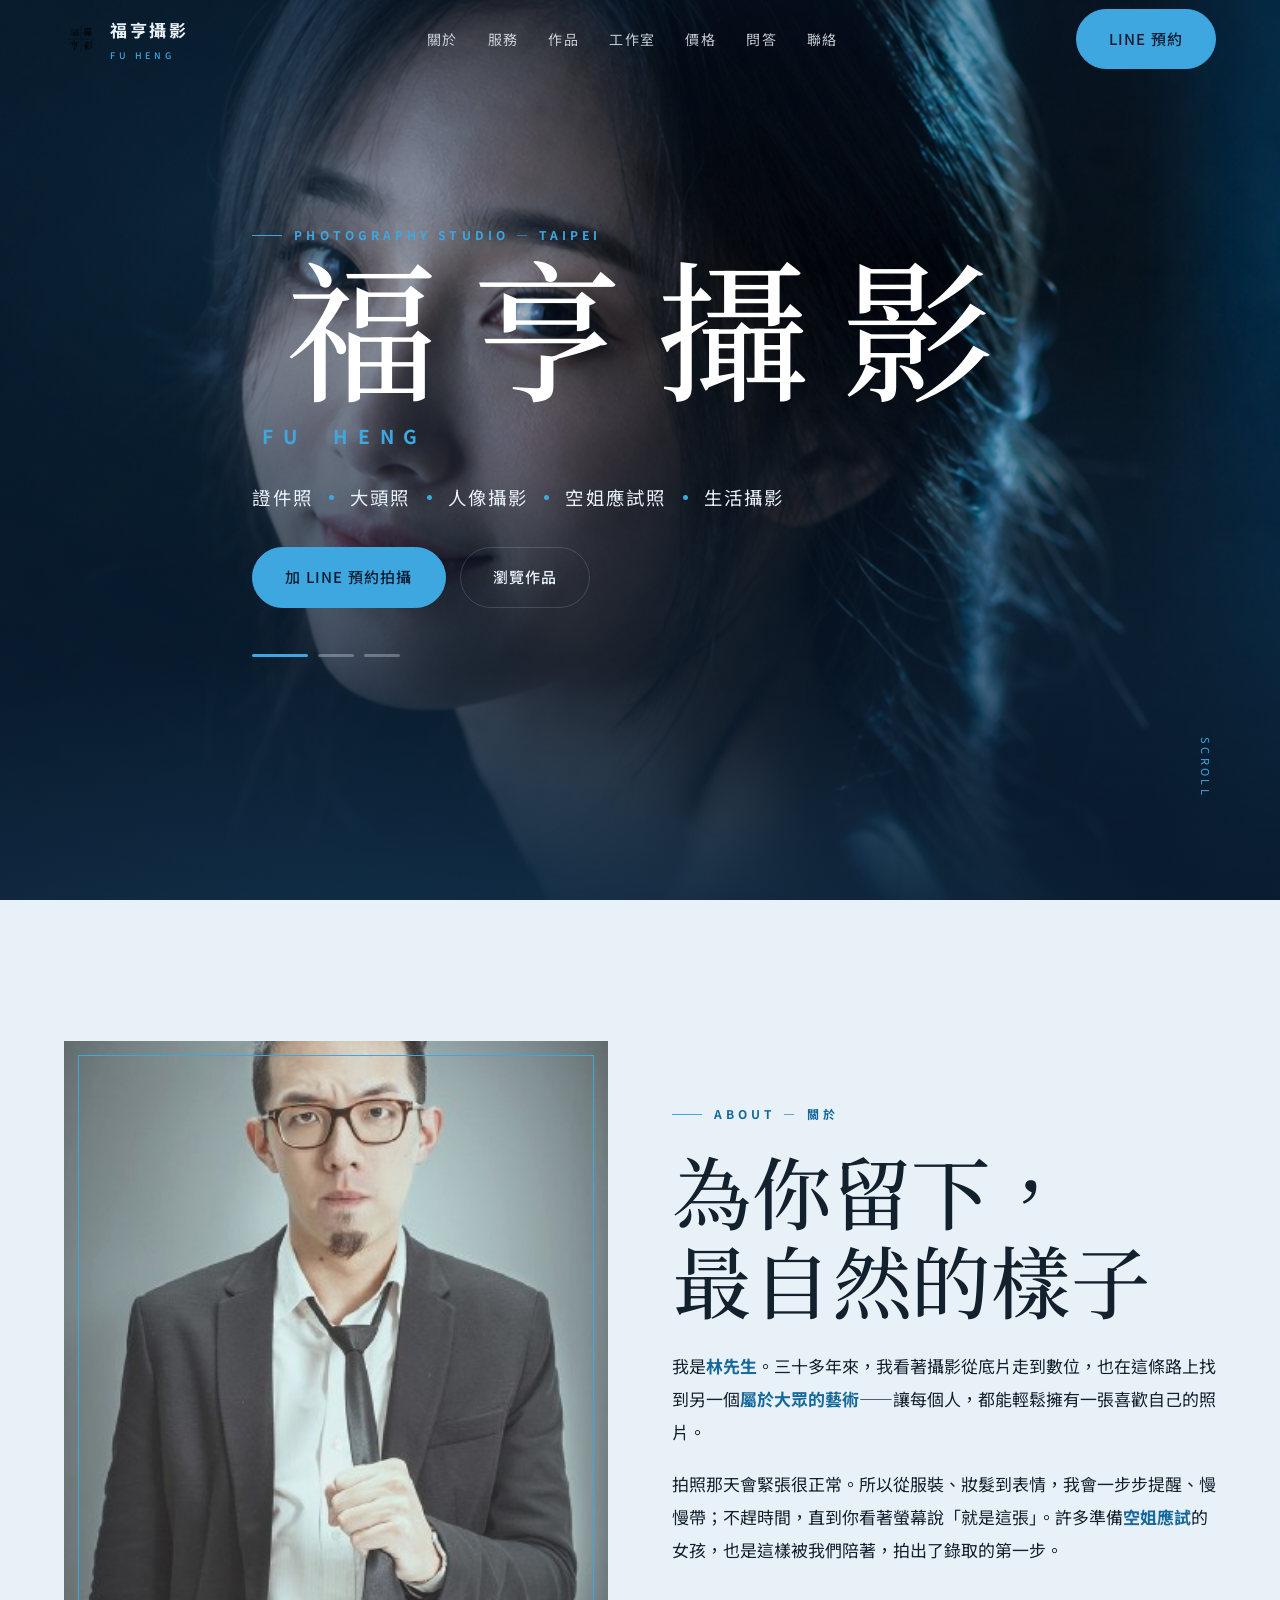
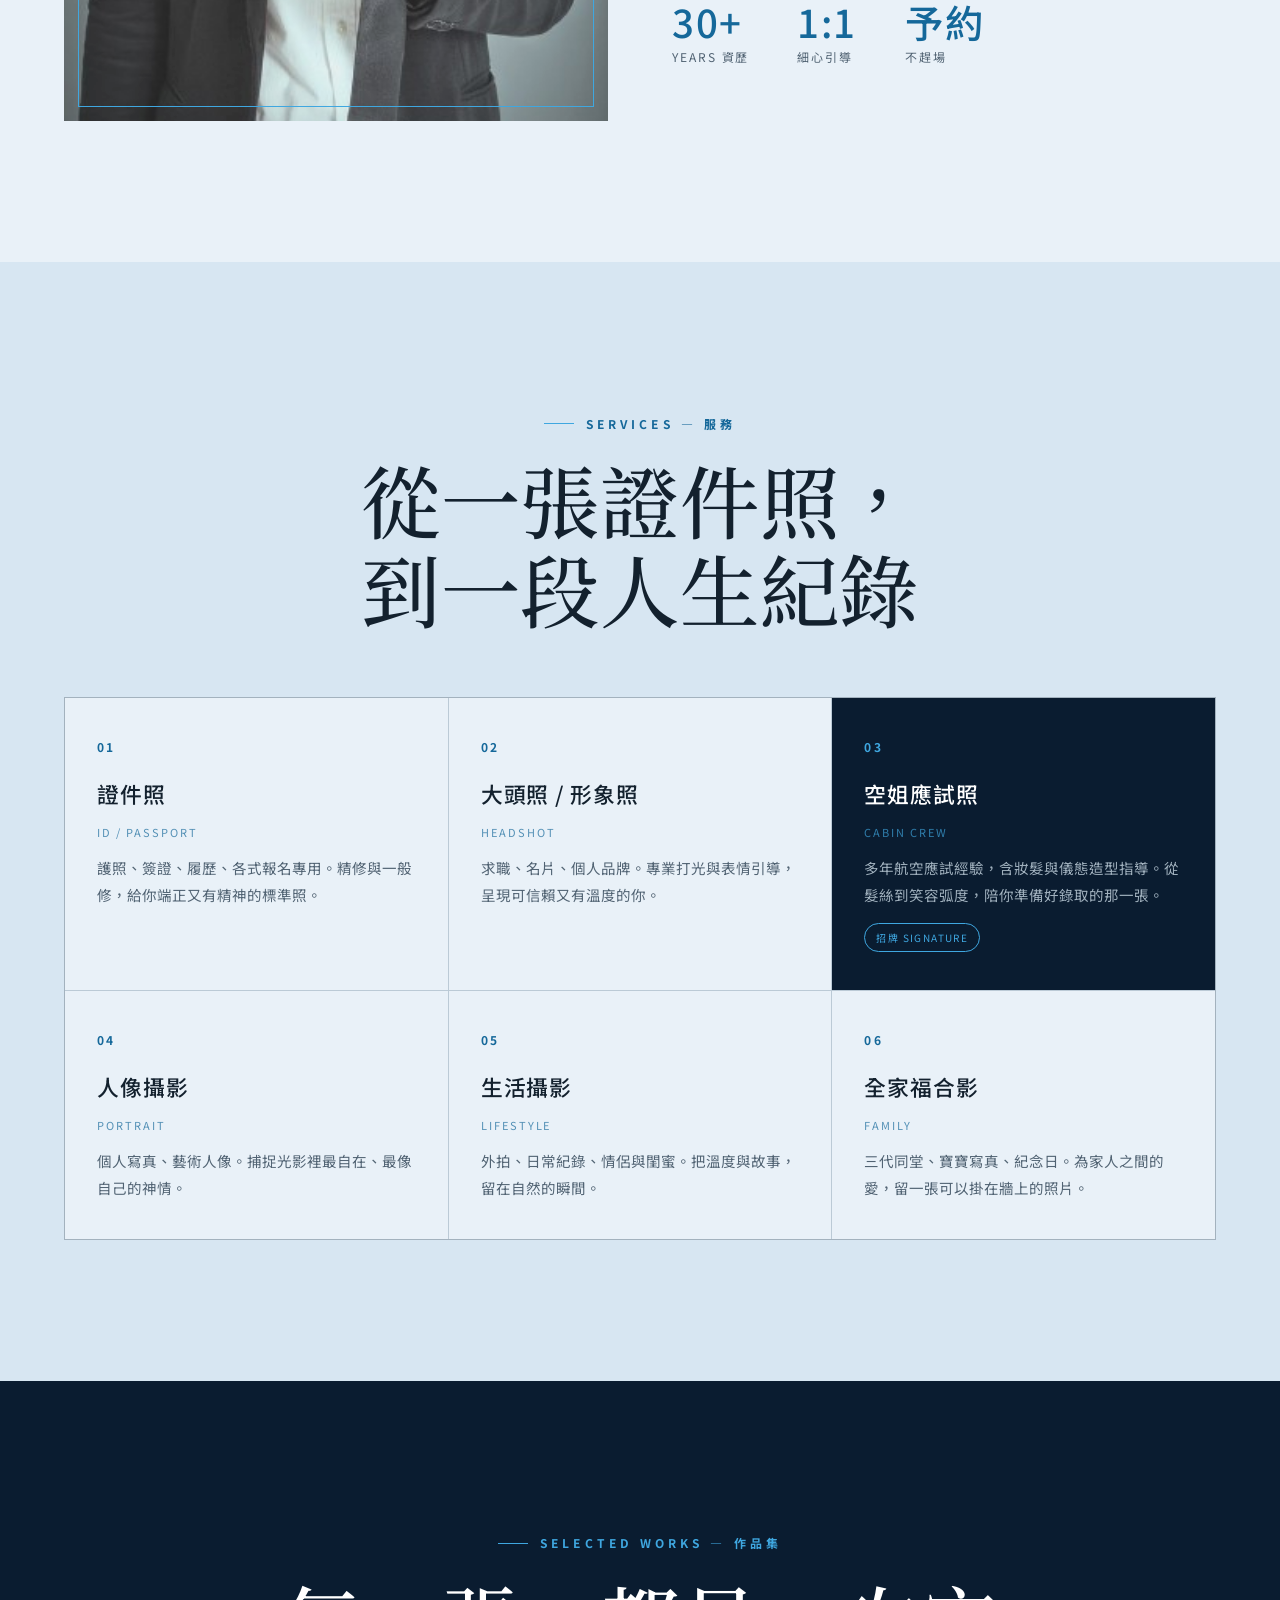
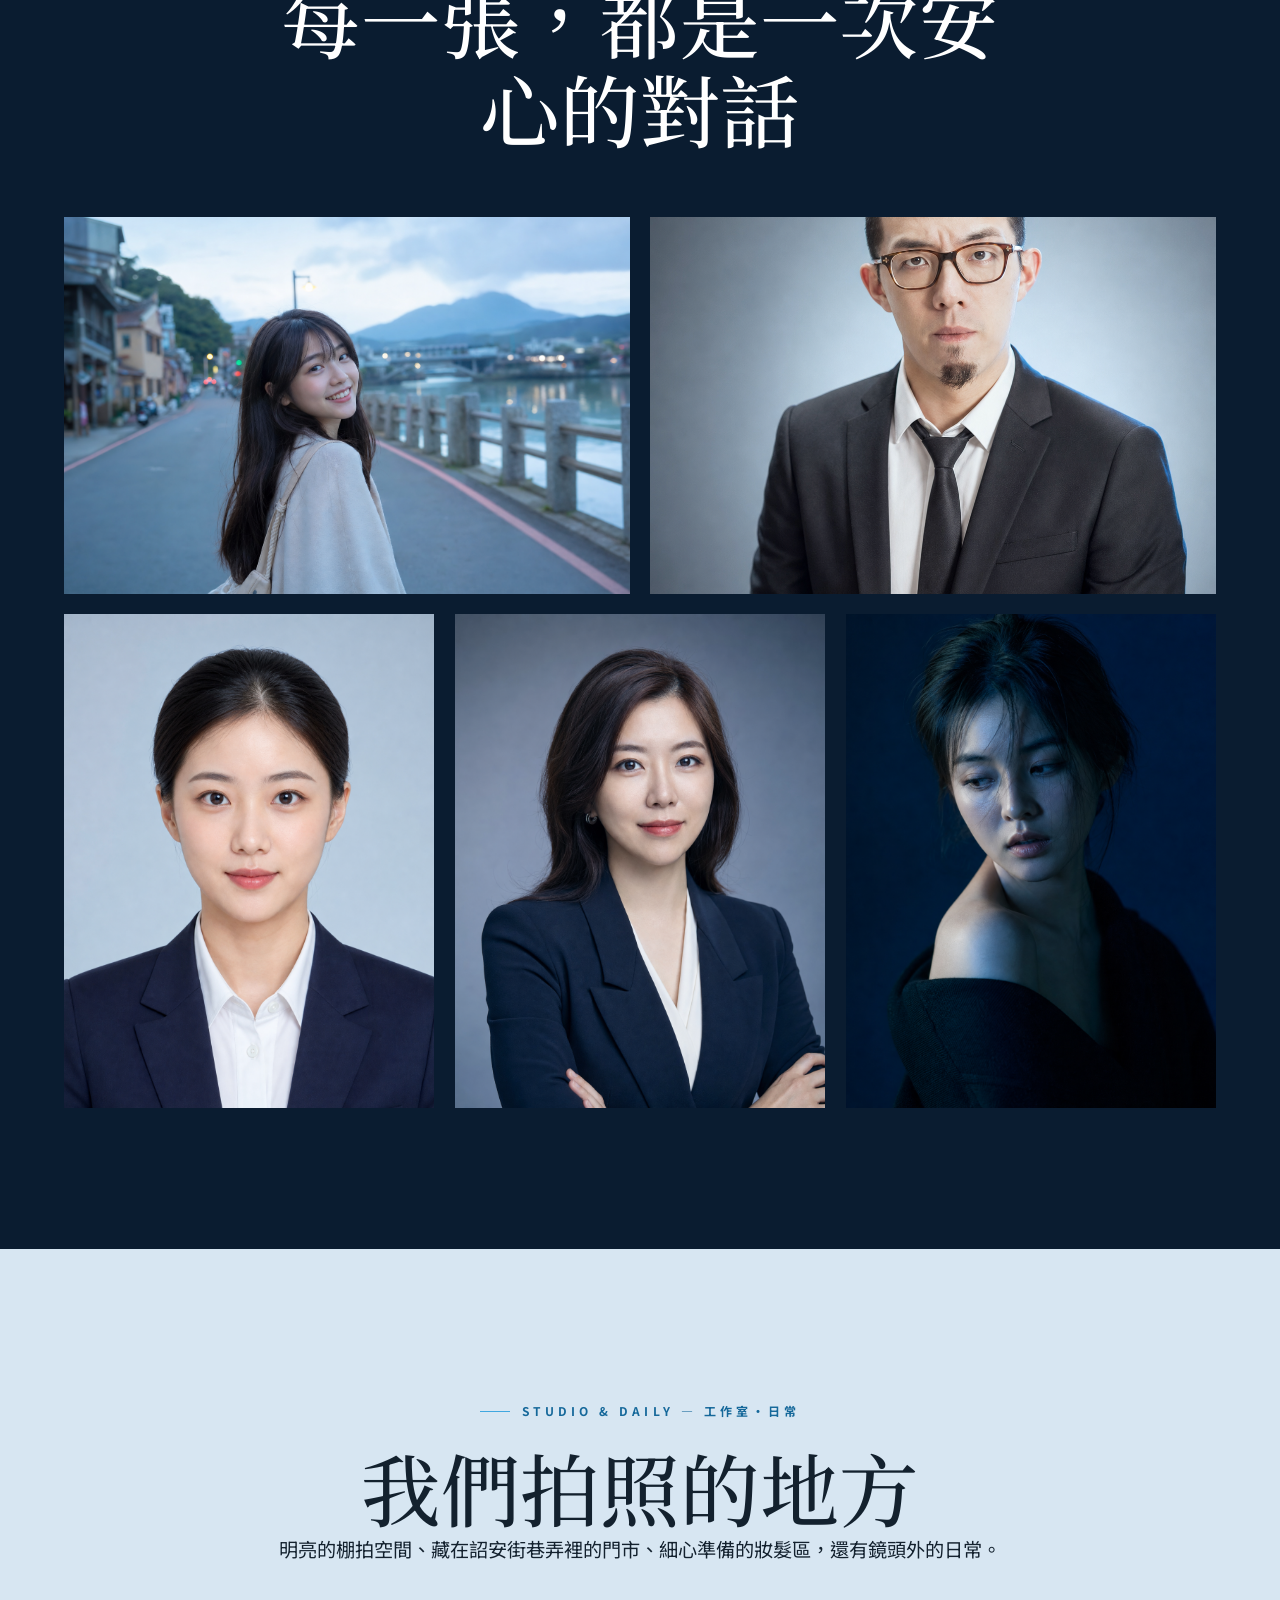
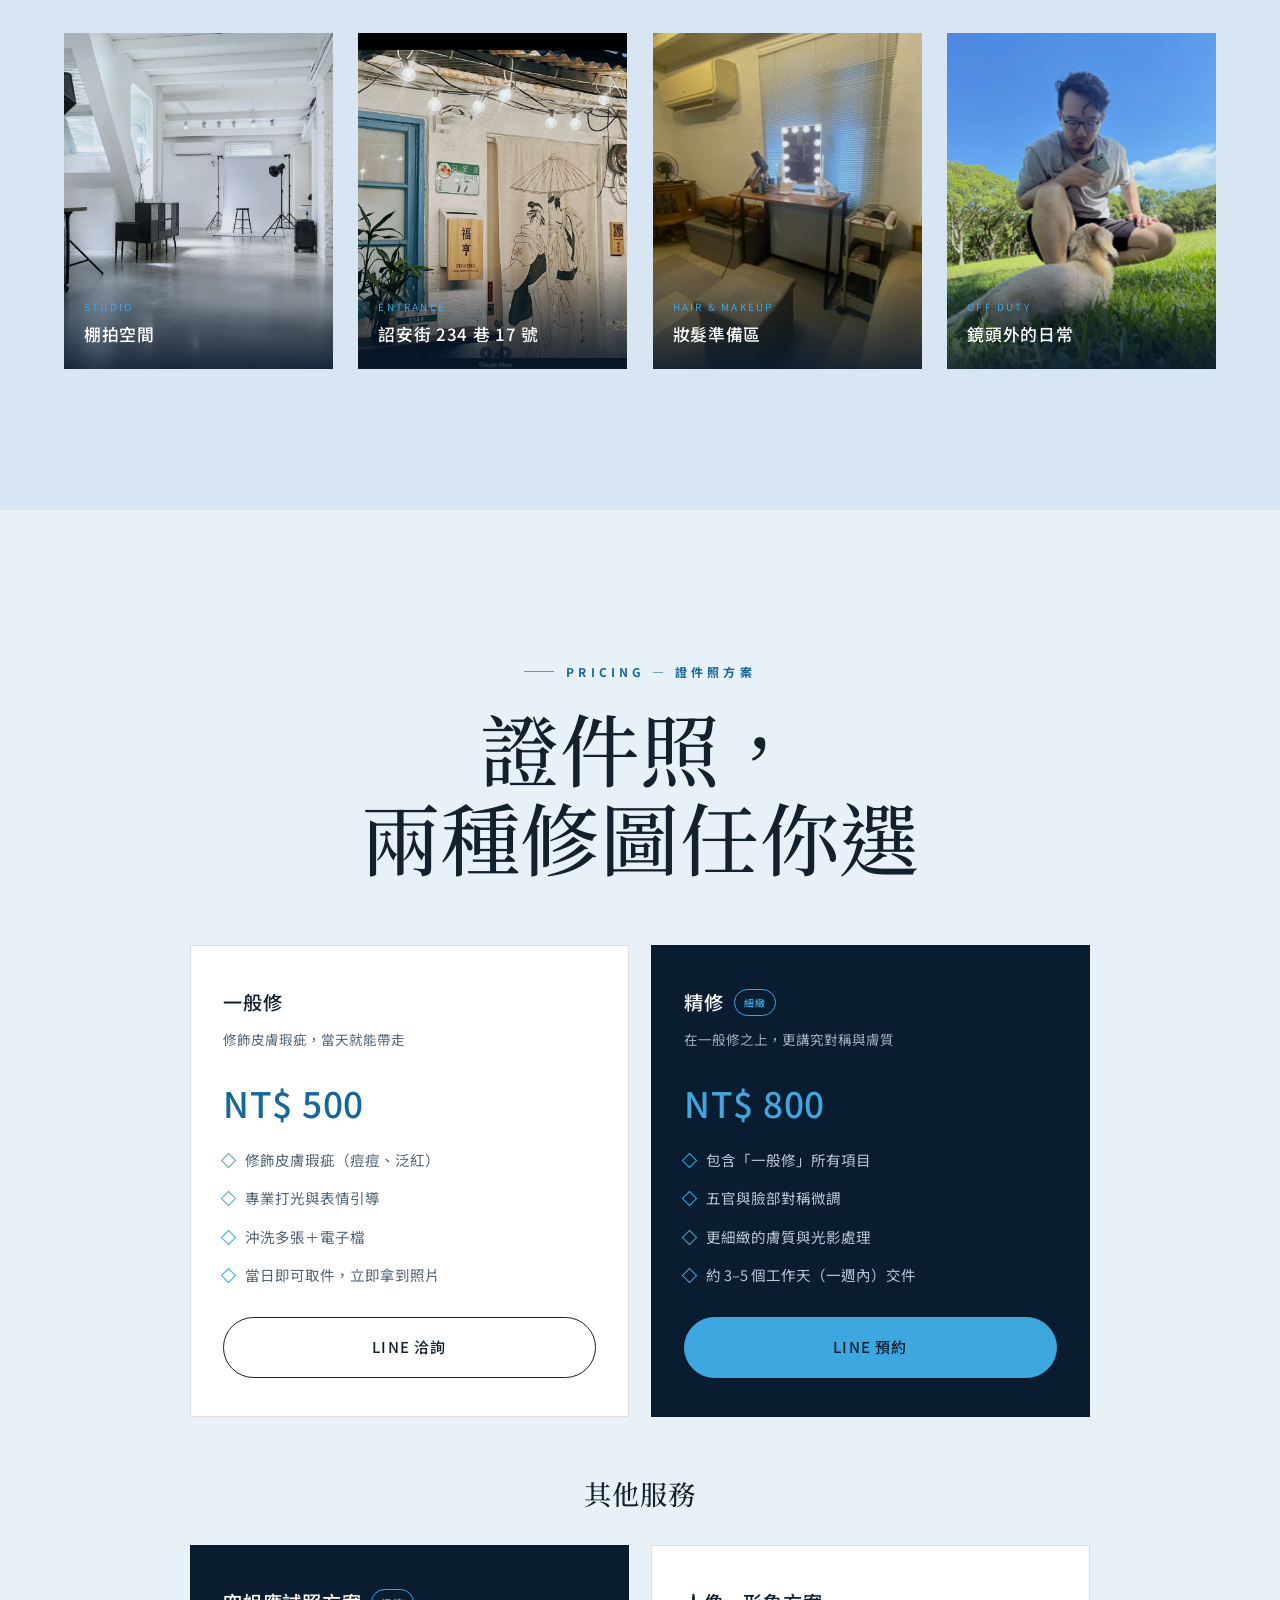
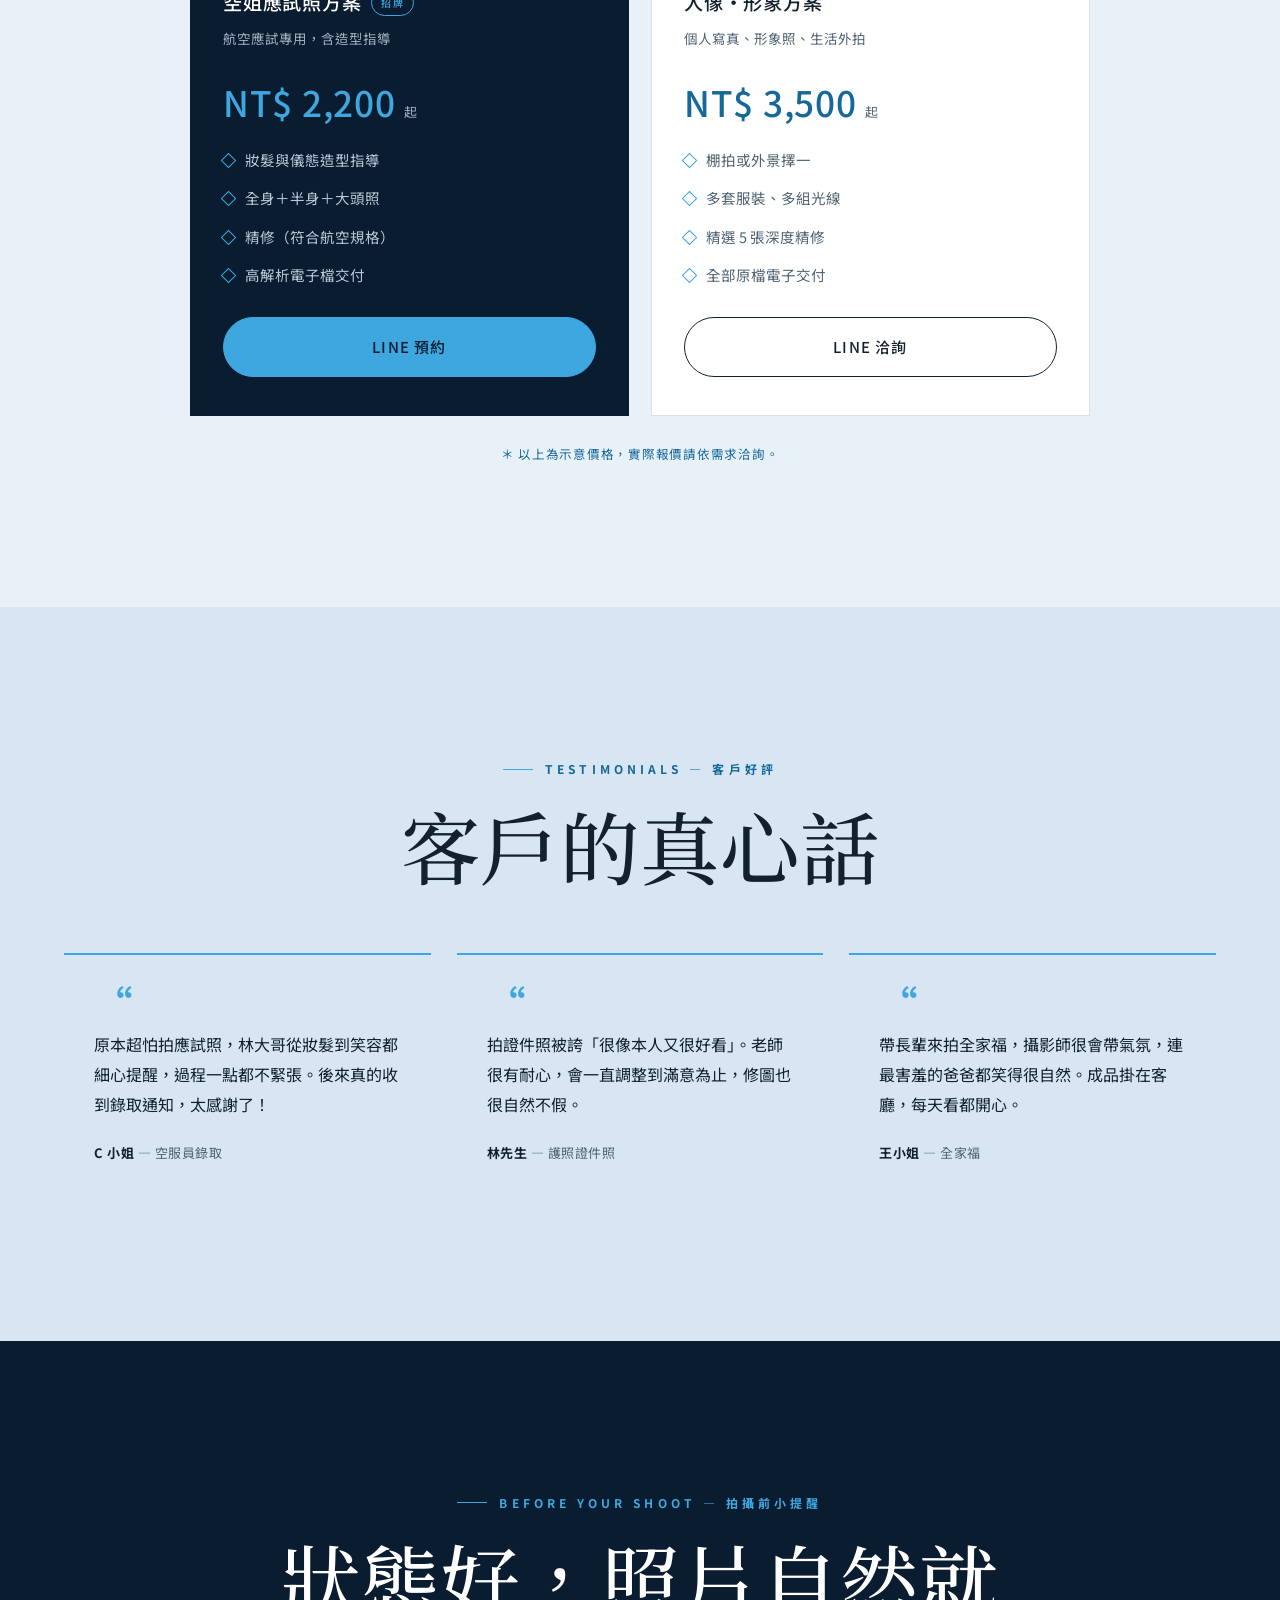
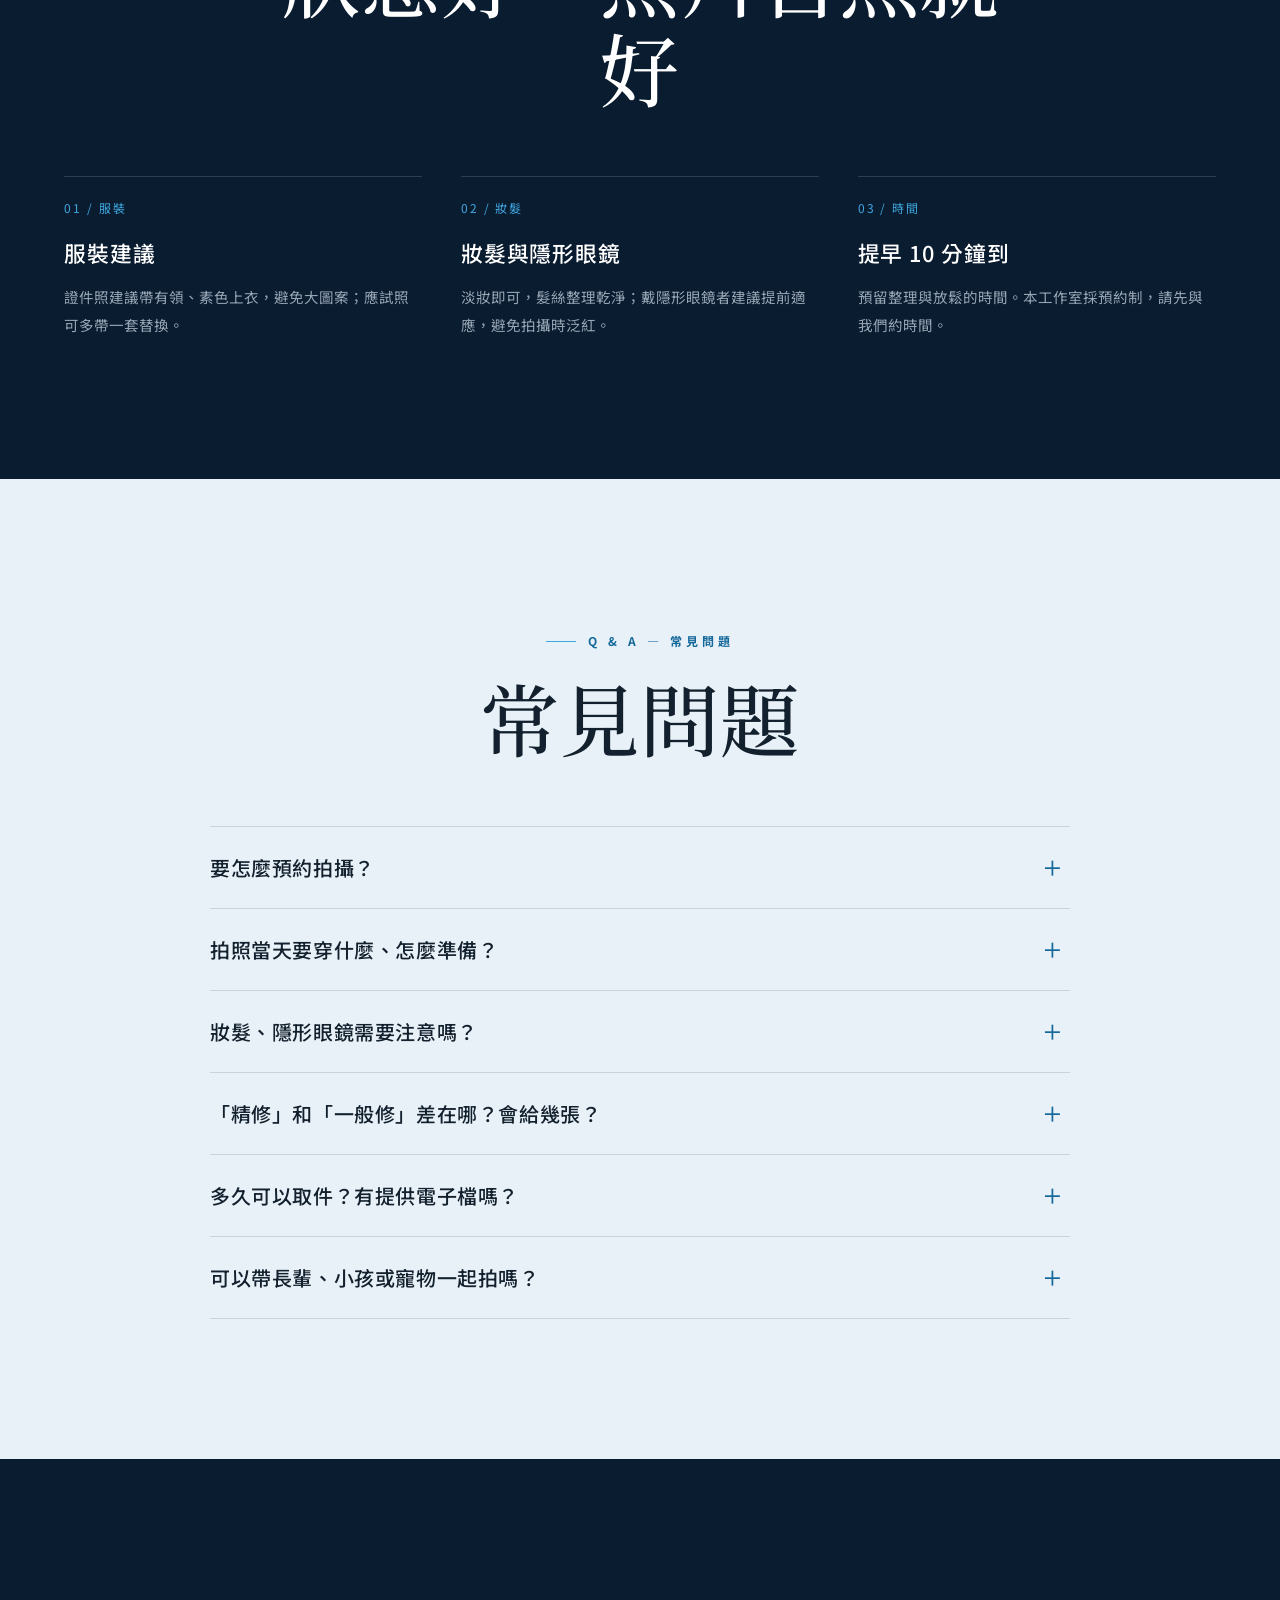
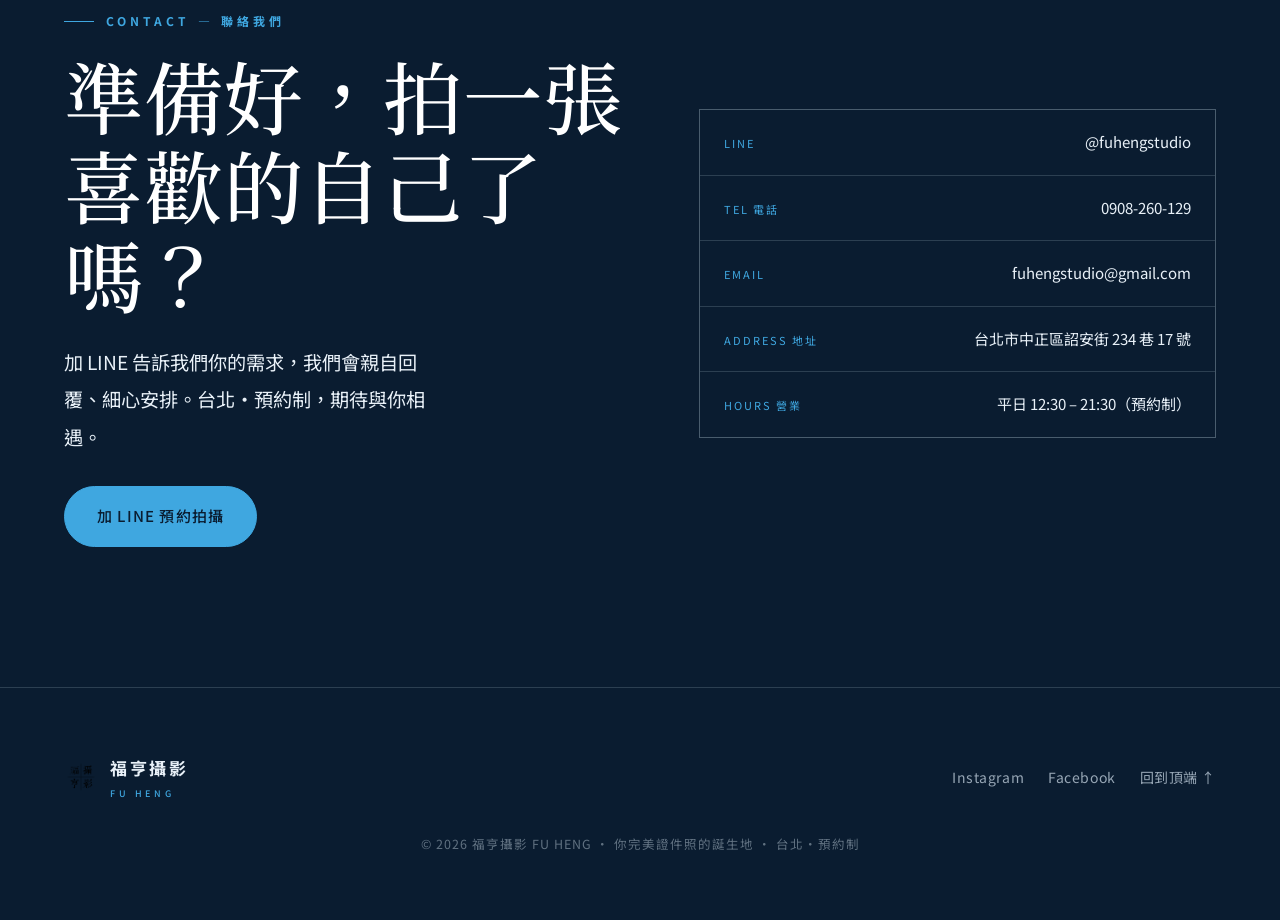
<file: index.html>
<!doctype html>
<html lang="zh-Hant">
<head>
<meta charset="utf-8">
<meta name="viewport" content="width=device-width, initial-scale=1">
<title>福亨攝影 FU HENG｜證件照・大頭照・人像・空姐應試照</title>
<meta name="description" content="福亨攝影 FU HENG — 台北．三十年經驗的攝影工作室。證件照、大頭照、人像與生活攝影，尤以空姐應試照口碑著稱。細膩、溫暖、以人為本。">
<link rel="preconnect" href="https://fonts.googleapis.com">
<link rel="preconnect" href="https://fonts.gstatic.com" crossorigin>
<link href="https://fonts.googleapis.com/css2?family=Noto+Serif+TC:wght@300;400;500;600;700&family=Noto+Sans+TC:wght@300;400;500;700&display=swap" rel="stylesheet">
<style>
  :root{
    /* token names kept; values swapped brown→sky-blue */
    --navy:#0A1C30;
    --navy-2:#12304C;
    --navy-3:#1C4A72;
    --cream:#E9F1F8;
    --cream-2:#D7E6F2;
    --ink:#13212E;
    --ink-soft:#516373;
    --gold:#3FA7E0;
    --gold-deep:#15689A;
    --gold-soft:#BBE0F6;
    --white:#ffffff;
    --line-d:rgba(224,239,250,.16);
    --line-l:rgba(19,33,46,.14);
    --sans:"Noto Sans TC",sans-serif;
    --serif:"Noto Serif TC",serif;
    --maxw:1280px;
    --pad:clamp(20px,5vw,64px);
    --ease:cubic-bezier(.22,.61,.36,1);
  }
  *{box-sizing:border-box;margin:0;padding:0}
  html{scroll-behavior:smooth;overflow-x:hidden}
  body{background:var(--cream);color:var(--ink);font-family:var(--sans);font-size:16px;line-height:1.9;font-weight:400;-webkit-font-smoothing:antialiased}
  img{max-width:100%;display:block;height:auto}
  a{color:inherit;text-decoration:none}
  ul{list-style:none}
  ::selection{background:var(--gold);color:var(--navy)}
  :focus-visible{outline:2px solid var(--gold);outline-offset:3px}
  .wrap{max-width:var(--maxw);margin-inline:auto;padding-inline:var(--pad)}
  section{padding-block:clamp(80px,11vw,150px)}

  .eyebrow{font-size:12px;font-weight:700;letter-spacing:.34em;text-transform:uppercase;color:var(--gold-deep);display:inline-flex;align-items:center;gap:12px}
  .eyebrow::before{content:"";width:30px;height:1px;background:var(--gold)}
  .on-navy .eyebrow,.eyebrow.light{color:var(--gold)}
  h2{font-family:var(--serif);font-size:clamp(2.4rem,6.2vw,5.2rem);font-weight:500;letter-spacing:.01em;line-height:1.12}
  h3{font-size:clamp(1.15rem,1.7vw,1.4rem);font-weight:500;letter-spacing:.04em}
  p{color:var(--ink-soft)}
  .lead{font-size:clamp(1.05rem,1.5vw,1.28rem);line-height:1.95;color:var(--ink);font-weight:400}

  .btn{display:inline-flex;align-items:center;gap:.6em;font-family:var(--sans);font-size:15px;font-weight:500;letter-spacing:.08em;
    padding:15px 32px;border-radius:999px;border:1px solid var(--gold);background:var(--gold);color:var(--navy);
    cursor:pointer;transition:background .5s var(--ease),color .5s var(--ease),transform .5s var(--ease),border-color .5s var(--ease)}
  .btn:hover{background:transparent;color:var(--gold);transform:translateY(-2px)}
  .btn.ghost{background:transparent;color:var(--ink)}
  .btn.ghost.light{color:var(--cream);border-color:var(--line-d)}
  .btn.ghost:hover{border-color:var(--gold);color:var(--gold)}

  /* Header */
  header{position:fixed;inset:0 0 auto 0;z-index:100;transition:background .6s var(--ease),border-color .6s var(--ease)}
  header{border-bottom:1px solid transparent}
  header.scrolled{background:rgba(10,28,48,.9);backdrop-filter:blur(12px);border-bottom-color:var(--line-d)}
  .nav{display:flex;align-items:center;justify-content:space-between;height:78px;gap:24px}
  .brand{display:flex;align-items:center;gap:12px;color:var(--cream);font-weight:700;font-size:17px;letter-spacing:.16em}
  .brand img{width:34px;height:34px;object-fit:contain}
  .brand small{display:block;font-size:9px;letter-spacing:.4em;color:var(--gold);font-weight:500}
  .nav-links{display:flex;align-items:center;gap:30px}
  .nav-links a{font-size:14px;letter-spacing:.1em;color:var(--cream);opacity:.82;transition:opacity .3s,color .3s;position:relative}
  .nav-links a:hover{opacity:1;color:var(--gold)}
  .hamburger{display:none;background:none;border:0;width:44px;height:44px;cursor:pointer}
  .hamburger span{display:block;width:24px;height:1.6px;background:var(--cream);margin:5px auto;transition:.3s}

  #mobilenav{position:fixed;inset:0;z-index:99;background:var(--navy);display:flex;flex-direction:column;justify-content:center;gap:4px;padding:0 var(--pad);opacity:0;visibility:hidden;transition:opacity .4s,visibility .4s}
  #mobilenav.open{opacity:1;visibility:visible}
  #mobilenav a{font-size:1.7rem;font-weight:500;letter-spacing:.1em;color:var(--cream);padding:12px 0;border-bottom:1px solid var(--line-d)}
  #mobilenav .btn{margin-top:26px;align-self:flex-start}

  /* Hero — theatrical full-bleed */
  .hero{position:relative;min-height:100vh;min-height:100svh;display:flex;align-items:flex-end;background:var(--navy);overflow:hidden}
  .hero-bg{position:absolute;inset:0;z-index:0;overflow:hidden;background:var(--navy)}
  .hero-carousel{position:absolute;inset:0}
  .slide{position:absolute;inset:0;opacity:0;transition:opacity 1.6s var(--ease)}
  .slide.is-active{opacity:1}
  .slide img{width:100%;height:100%;object-fit:cover;object-position:center 20%}
  .slide.is-active img{animation:kenburns 7s ease-out both}
  @keyframes kenburns{0%{transform:scale(1.05)}100%{transform:scale(1.17)}}
  .hero-cloud{position:absolute;inset:-12%;z-index:1;pointer-events:none;mix-blend-mode:screen;opacity:.5;
    background:radial-gradient(42% 52% at 22% 28%,rgba(63,167,224,.30),transparent 62%),
      radial-gradient(48% 58% at 80% 72%,rgba(28,74,114,.55),transparent 62%);
    animation:cloud 34s ease-in-out infinite alternate}
  @keyframes cloud{0%{transform:translate(-3%,-2%) scale(1)}100%{transform:translate(3%,3%) scale(1.14)}}
  .hero-bg::after{content:"";position:absolute;inset:0;z-index:2;background:
    linear-gradient(180deg,rgba(10,28,48,.42) 0%,rgba(10,28,48,.08) 30%,rgba(10,28,48,.5) 66%,rgba(10,28,48,.95) 100%),
    linear-gradient(75deg,rgba(10,28,48,.72) 0%,rgba(10,28,48,.3) 34%,transparent 60%)}
  .hero-bg::before{content:"";position:absolute;inset:0;z-index:3;
    background:radial-gradient(120% 80% at 28% 120%,rgba(63,167,224,.20),transparent 60%)}
  .hero-content{position:relative;z-index:4;padding-bottom:clamp(54px,8vw,110px);color:var(--cream);max-width:920px}
  .hero-dots{display:flex;gap:10px;margin-top:clamp(30px,4vw,46px)}
  .hero-dots .dot{width:36px;height:3px;border-radius:3px;background:rgba(224,239,250,.32);border:0;padding:0;cursor:pointer;transition:background .4s var(--ease),width .4s var(--ease)}
  .hero-dots .dot.is-active{background:var(--gold);width:56px}
  .hero-dots .dot:hover{background:var(--gold-soft)}
  .hero .title{font-family:var(--serif);font-weight:500;letter-spacing:.22em;line-height:1.02;font-size:clamp(3.4rem,12.5vw,9.5rem);color:var(--white);text-indent:.22em}
  .hero .title-en{font-family:var(--sans);font-weight:700;letter-spacing:.5em;font-size:clamp(.85rem,2vw,1.2rem);color:var(--gold);text-indent:.5em;margin-top:16px}
  .hero .roles{display:flex;flex-wrap:wrap;gap:10px 0;margin:26px 0 32px;font-size:clamp(.95rem,1.6vw,1.15rem);letter-spacing:.12em;color:var(--cream)}
  .hero .roles span{display:inline-flex;align-items:center}
  .hero .roles span:not(:last-child)::after{content:"";width:5px;height:5px;border-radius:50%;background:var(--gold);margin:0 16px}
  .hero-cta{display:flex;gap:14px;flex-wrap:wrap}
  .scroll-hint{position:absolute;right:var(--pad);bottom:clamp(54px,8vw,110px);z-index:2;writing-mode:vertical-rl;
    letter-spacing:.3em;font-size:11px;color:var(--gold);text-transform:uppercase}

  /* Section heads */
  .head{max-width:760px;margin-bottom:clamp(44px,5vw,72px)}
  .head h2{margin-top:20px}
  .head.center{margin-inline:auto;text-align:center}
  .head.center .eyebrow{justify-content:center}

  /* sections on navy */
  .on-navy{background:var(--navy);color:var(--cream)}
  .on-navy h2{color:var(--white)}
  .on-navy p{color:rgba(224,239,250,.66)}
  .on-cream-2{background:var(--cream-2)}

  /* About */
  .about-grid{display:grid;grid-template-columns:1fr 1fr;gap:clamp(34px,5vw,76px);align-items:center}
  .about-figure{position:relative}
  .about-figure img{width:100%;aspect-ratio:4/5;object-fit:cover}
  .about-figure .frame{position:absolute;inset:14px;border:1px solid var(--gold);pointer-events:none}
  .about-figure img.cool{filter:saturate(.92) brightness(1.04) contrast(1.02)}
  /* Studio gallery */
  .studio-grid{display:grid;grid-template-columns:repeat(4,1fr);gap:clamp(16px,2vw,26px)}
  .studio-fig{position:relative;overflow:hidden}
  .studio-fig img{width:100%;aspect-ratio:4/5;object-fit:cover;transition:transform .8s var(--ease)}
  .studio-fig:hover img{transform:scale(1.05)}
  .studio-fig::after{content:"";position:absolute;inset:0;z-index:1;pointer-events:none;
    background:linear-gradient(180deg,rgba(63,167,224,.10),rgba(10,28,48,.16));mix-blend-mode:multiply}
  .studio-fig figcaption{position:absolute;left:0;right:0;bottom:0;z-index:2;padding:32px 20px 18px;color:var(--cream);
    background:linear-gradient(transparent,rgba(10,28,48,.86))}
  .studio-fig figcaption .en{display:block;font-size:10px;letter-spacing:.22em;text-transform:uppercase;color:var(--gold);margin-bottom:3px}
  .studio-fig figcaption h3{font-size:1.05rem;color:#fff;font-weight:500}
  @media(max-width:1024px){.studio-grid{grid-template-columns:repeat(2,1fr)}}
  @media(max-width:560px){.studio-grid{grid-template-columns:1fr;max-width:460px;margin-inline:auto}}
  .about-body p{font-size:1.06rem;line-height:1.95;color:var(--ink);margin-bottom:18px}
  .about-body .b{color:var(--gold-deep);font-weight:700}
  .stat-row{display:flex;gap:48px;margin-top:36px;flex-wrap:wrap}
  .stat .n{font-size:2.4rem;font-weight:500;color:var(--gold-deep);letter-spacing:.04em;line-height:1}
  .stat .l{font-size:12px;letter-spacing:.16em;text-transform:uppercase;color:var(--ink-soft);margin-top:6px}

  /* Services */
  .svc-grid{display:grid;grid-template-columns:repeat(3,1fr);gap:1px;background:var(--line-l);border:1px solid var(--line-l)}
  .svc{background:var(--cream);padding:38px 32px;transition:background .5s var(--ease)}
  .svc:hover{background:var(--white)}
  .svc .num{font-size:12px;letter-spacing:.2em;color:var(--gold-deep);font-weight:700}
  .svc h3{margin:14px 0 8px}
  .svc .en{font-size:11px;letter-spacing:.18em;text-transform:uppercase;color:var(--gold-deep);opacity:.7}
  .svc p{font-size:14.5px;line-height:1.85;margin-top:12px}
  .svc.feature{background:var(--navy);color:var(--cream)}
  .svc.feature h3{color:var(--white)}
  .svc.feature p{color:rgba(224,239,250,.7)}
  .svc.feature .num,.svc.feature .en{color:var(--gold)}
  .svc .badge{display:inline-block;margin-top:14px;font-size:10px;letter-spacing:.14em;text-transform:uppercase;border:1px solid var(--gold);color:var(--gold);border-radius:999px;padding:4px 11px}
  @media(max-width:820px){.svc-grid{grid-template-columns:repeat(2,1fr)}}
  @media(max-width:560px){.svc-grid{grid-template-columns:1fr}}

  /* Works */
  .works-grid{display:grid;grid-template-columns:repeat(6,1fr);gap:clamp(14px,1.6vw,22px)}
  .case{position:relative;overflow:hidden;display:block}
  .case img{width:100%;height:100%;object-fit:cover;transition:transform .9s var(--ease)}
  .case:hover img{transform:scale(1.06)}
  .case .cap{position:absolute;left:0;right:0;bottom:0;padding:34px 22px 20px;
    background:linear-gradient(transparent,rgba(10,28,48,.9));color:var(--cream);
    opacity:0;transform:translateY(12px);transition:.5s var(--ease)}
  .case:hover .cap,.case:focus-within .cap{opacity:1;transform:none}
  .case .cap .en{font-size:10px;letter-spacing:.24em;text-transform:uppercase;color:var(--gold);display:block;margin-bottom:3px}
  .case .cap h3{font-size:1.05rem;color:var(--white)}
  .case.a{grid-column:span 3;aspect-ratio:3/2}
  .case.b{grid-column:span 3;aspect-ratio:3/2}
  .case.c{grid-column:span 2;aspect-ratio:3/4}
  .case.d{grid-column:span 2;aspect-ratio:3/4}
  .case.e{grid-column:span 2;aspect-ratio:3/4}
  @media(max-width:820px){.works-grid{grid-template-columns:repeat(2,1fr)}.case.a,.case.b,.case.c,.case.d,.case.e{grid-column:span 1;aspect-ratio:3/4}}

  /* Pricing */
  .plans{display:grid;grid-template-columns:repeat(3,1fr);gap:22px;align-items:stretch}
  .plans.duo{grid-template-columns:repeat(2,1fr);max-width:900px;margin-inline:auto}
  .price-sub{max-width:900px;margin:clamp(34px,4vw,52px) auto clamp(20px,2vw,26px);text-align:center;
    font-family:var(--serif);font-size:clamp(1.3rem,2.2vw,1.7rem);font-weight:500;color:var(--ink);letter-spacing:.04em}
  .plan{background:var(--white);border:1px solid var(--line-l);padding:38px 32px;display:flex;flex-direction:column;transition:transform .5s var(--ease),box-shadow .5s var(--ease)}
  .plan:hover{transform:translateY(-6px);box-shadow:0 26px 60px rgba(28,37,48,.12)}
  .plan.feature{background:var(--navy);color:var(--cream);border-color:var(--navy)}
  .plan .name{font-size:1.2rem;font-weight:500;letter-spacing:.04em;display:flex;align-items:center;gap:10px;flex-wrap:wrap}
  .plan.feature .name{color:var(--white)}
  .plan .star{font-size:10px;letter-spacing:.14em;text-transform:uppercase;border:1px solid var(--gold);color:var(--gold);border-radius:999px;padding:3px 9px}
  .plan .desc{font-size:13.5px;color:var(--ink-soft);margin-top:6px;min-height:40px}
  .plan.feature .desc{color:rgba(224,239,250,.7)}
  .plan .price{font-size:2.2rem;font-weight:500;color:var(--gold-deep);letter-spacing:.02em;margin:18px 0 6px;line-height:1}
  .plan.feature .price{color:var(--gold)}
  .plan .price small{font-size:13px;color:var(--ink-soft);font-weight:400}
  .plan.feature .price small{color:rgba(224,239,250,.7)}
  .plan ul{margin:20px 0 28px;display:flex;flex-direction:column;gap:11px}
  .plan li{font-size:14.5px;color:var(--ink-soft);padding-left:22px;position:relative}
  .plan.feature li{color:rgba(224,239,250,.82)}
  .plan li::before{content:"";position:absolute;left:0;top:.62em;width:9px;height:9px;border:1px solid var(--gold);transform:rotate(45deg)}
  .plan .btn{margin-top:auto;justify-content:center;width:100%}
  .plan:not(.feature) .btn{background:transparent;color:var(--ink);border-color:var(--ink)}
  .plan:not(.feature) .btn:hover{background:var(--navy);color:var(--cream);border-color:var(--navy)}
  .price-note{text-align:center;color:var(--gold-deep);font-size:12.5px;margin-top:26px;letter-spacing:.06em}
  @media(max-width:820px){.plans,.plans.duo{grid-template-columns:1fr;max-width:460px;margin-inline:auto}}

  /* Reviews */
  .rev-grid{display:grid;grid-template-columns:repeat(3,1fr);gap:26px}
  .rev{padding:34px 30px;border-top:2px solid var(--gold)}
  .rev .q{font-size:2.4rem;color:var(--gold);line-height:.7;font-weight:700}
  .rev p{font-size:1rem;line-height:1.85;color:var(--ink);margin:14px 0 22px}
  .rev .who{font-size:13px;letter-spacing:.04em;color:var(--ink-soft)}
  .rev .who b{color:var(--ink);font-weight:700}
  @media(max-width:820px){.rev-grid{grid-template-columns:1fr;max-width:540px;margin-inline:auto}}

  /* Tips (navy) */
  .tips-grid{display:grid;grid-template-columns:repeat(3,1fr);gap:clamp(26px,3vw,52px)}
  .tip{border-top:1px solid var(--line-d);padding-top:20px}
  .tip .n{font-size:12px;letter-spacing:.16em;color:var(--gold);margin-bottom:12px}
  .tip h3{color:var(--white);margin-bottom:10px}
  .tip p{font-size:14.5px;color:rgba(224,239,250,.66)}
  @media(max-width:760px){.tips-grid{grid-template-columns:1fr}}

  /* FAQ */
  .faq{max-width:860px;margin-inline:auto;border-top:1px solid var(--line-l)}
  .faq-item{border-bottom:1px solid var(--line-l)}
  .faq-q{width:100%;background:none;border:0;font-family:var(--sans);color:var(--ink);text-align:left;cursor:pointer;
    font-size:clamp(1.05rem,1.6vw,1.25rem);font-weight:500;letter-spacing:.03em;padding:26px 46px 26px 0;position:relative}
  .faq-q::after{content:"＋";position:absolute;right:6px;top:50%;transform:translateY(-50%);color:var(--gold-deep);font-size:1.3rem;transition:transform .4s var(--ease)}
  .faq-q[aria-expanded="true"]::after{transform:translateY(-50%) rotate(135deg)}
  .faq-a{max-height:0;overflow:hidden;transition:max-height .5s var(--ease),padding .5s var(--ease)}
  .faq-a.open{max-height:360px;padding-bottom:26px}
  .faq-a p{color:var(--ink-soft);font-size:15px;max-width:72ch}

  /* Contact */
  .contact .eyebrow{color:var(--gold)}
  .contact h2{color:var(--white)}
  .contact-grid{display:grid;grid-template-columns:1.05fr .95fr;gap:clamp(36px,5vw,72px);align-items:center}
  .contact .lead{color:var(--cream)}
  .contact-info{display:grid;gap:1px;background:var(--line-d);border:1px solid var(--line-d)}
  .contact-info .row{background:var(--navy);padding:18px 24px;display:flex;justify-content:space-between;gap:16px;align-items:baseline}
  .contact-info .k{font-size:11px;letter-spacing:.18em;text-transform:uppercase;color:var(--gold)}
  .contact-info .v{font-size:15px;color:var(--cream);text-align:right}
  .contact-info a:hover{color:var(--gold)}
  @media(max-width:820px){.contact-grid{grid-template-columns:1fr}}

  /* Footer */
  footer{background:var(--navy);color:var(--cream);padding-block:clamp(46px,5vw,72px);border-top:1px solid var(--line-d)}
  .foot{display:flex;flex-wrap:wrap;justify-content:space-between;align-items:center;gap:22px}
  .foot .brand{color:var(--cream)}
  .foot-links{display:flex;gap:24px}
  .foot-links a{color:rgba(224,239,250,.66);font-size:14px;letter-spacing:.04em}
  .foot-links a:hover{color:var(--gold)}
  .copyright{color:rgba(224,239,250,.4);font-size:12.5px;text-align:center;margin-top:30px;letter-spacing:.08em}

  [data-reveal]{opacity:0;transform:translateY(26px);transition:opacity 1s var(--ease),transform 1s var(--ease)}
  [data-reveal].in{opacity:1;transform:none}

  @media(max-width:900px){
    .about-grid{grid-template-columns:1fr;gap:36px}
    .about-figure{max-width:440px}
    .nav-links{display:none}
    .nav > .btn{display:none}
    .hamburger{display:block}
    .scroll-hint{display:none}
  }
  @media(prefers-reduced-motion:reduce){
    html{scroll-behavior:auto}
    *{transition:none!important;animation:none!important}
    [data-reveal]{opacity:1;transform:none}
    .hero-vid,.hero-cloud{transform:none!important}
  }
</style>
</head>
<body>

<header id="site-header">
  <div class="wrap nav">
    <a class="brand" href="#top" aria-label="福亨攝影 首頁">
      <img src="Fu-Heng_Logo.png" alt="福亨攝影 logo">
      <span>福亨攝影<small>FU HENG</small></span>
    </a>
    <nav class="nav-links" aria-label="主選單">
      <a href="#about">關於</a>
      <a href="#services">服務</a>
      <a href="#works">作品</a>
      <a href="#studio">工作室</a>
      <a href="#pricing">價格</a>
      <a href="#faq">問答</a>
      <a href="#contact">聯絡</a>
    </nav>
    <a class="btn" href="https://line.me/R/ti/p/@fuhengstudio" target="_blank" rel="noopener">LINE 預約</a>
    <button class="hamburger" id="hamburger" aria-expanded="false" aria-controls="mobilenav" aria-label="開啟選單"><span></span><span></span><span></span></button>
  </div>
</header>

<nav id="mobilenav" aria-label="行動選單">
  <a href="#about">關於</a>
  <a href="#services">服務</a>
  <a href="#works">作品</a>
  <a href="#studio">工作室</a>
  <a href="#pricing">價格</a>
  <a href="#faq">問答</a>
  <a href="#contact">聯絡</a>
  <a class="btn" href="https://line.me/R/ti/p/@fuhengstudio" target="_blank" rel="noopener">LINE 預約</a>
</nav>

<main>
  <!-- Hero -->
  <section class="hero" id="top">
    <div class="hero-bg">
      <div class="hero-carousel" aria-hidden="true">
        <figure class="slide is-active"><img src="hero.png" alt=""></figure>
        <figure class="slide"><img src="work-headshot.png" alt=""></figure>
        <figure class="slide"><img src="work-lifestyle.png" alt=""></figure>
      </div>
      <span class="hero-cloud" aria-hidden="true"></span>
    </div>
    <div class="wrap hero-content">
      <div data-reveal>
        <span class="eyebrow light">Photography Studio — Taipei</span>
      </div>
      <h1 class="title" data-reveal>福亨攝影</h1>
      <div class="title-en" data-reveal>FU&nbsp;&nbsp;HENG</div>
      <div class="roles" data-reveal>
        <span>證件照</span><span>大頭照</span><span>人像攝影</span><span>空姐應試照</span><span>生活攝影</span>
      </div>
      <div class="hero-cta" data-reveal>
        <a class="btn" href="https://line.me/R/ti/p/@fuhengstudio" target="_blank" rel="noopener">加 LINE 預約拍攝</a>
        <a class="btn ghost light" href="#works">瀏覽作品</a>
      </div>
      <div class="hero-dots" data-reveal role="tablist" aria-label="作品輪播">
        <button class="dot is-active" type="button" aria-label="第 1 張：專業棚拍"></button>
        <button class="dot" type="button" aria-label="第 2 張：大頭照"></button>
        <button class="dot" type="button" aria-label="第 3 張：生活休閒"></button>
      </div>
    </div>
    <div class="scroll-hint">Scroll</div>
  </section>

  <!-- About -->
  <section id="about">
    <div class="wrap about-grid">
      <figure class="about-figure" data-reveal>
        <img class="cool" src="photographer-real.jpg" alt="福亨攝影攝影師林先生本人肖像">
        <span class="frame"></span>
      </figure>
      <div class="about-body" data-reveal>
        <span class="eyebrow">About — 關於</span>
        <h2 style="margin:20px 0 26px">為你留下，<br>最自然的樣子</h2>
        <p>我是<span class="b">林先生</span>。三十多年來，我看著攝影從底片走到數位，也在這條路上找到另一個<span class="b">屬於大眾的藝術</span>——讓每個人，都能輕鬆擁有一張喜歡自己的照片。</p>
        <p>拍照那天會緊張很正常。所以從服裝、妝髮到表情，我會一步步提醒、慢慢帶；不趕時間，直到你看著螢幕說「就是這張」。許多準備<span class="b">空姐應試</span>的女孩，也是這樣被我們陪著，拍出了錄取的第一步。</p>
        <div class="stat-row">
          <div class="stat"><div class="n">30+</div><div class="l">Years 資歷</div></div>
          <div class="stat"><div class="n">1:1</div><div class="l">細心引導</div></div>
          <div class="stat"><div class="n">予約</div><div class="l">不趕場</div></div>
        </div>
      </div>
    </div>
  </section>

  <!-- Services -->
  <section id="services" class="on-cream-2">
    <div class="wrap">
      <div class="head center" data-reveal>
        <span class="eyebrow">Services — 服務</span>
        <h2>從一張證件照，<br>到一段人生紀錄</h2>
      </div>
      <div class="svc-grid">
        <div class="svc" data-reveal><div class="num">01</div><h3>證件照</h3><div class="en">ID / Passport</div><p>護照、簽證、履歷、各式報名專用。精修與一般修，給你端正又有精神的標準照。</p></div>
        <div class="svc" data-reveal><div class="num">02</div><h3>大頭照 / 形象照</h3><div class="en">Headshot</div><p>求職、名片、個人品牌。專業打光與表情引導，呈現可信賴又有溫度的你。</p></div>
        <div class="svc feature" data-reveal><div class="num">03</div><h3>空姐應試照</h3><div class="en">Cabin Crew</div><p>多年航空應試經驗，含妝髮與儀態造型指導。從髮絲到笑容弧度，陪你準備好錄取的那一張。</p><span class="badge">招牌 Signature</span></div>
        <div class="svc" data-reveal><div class="num">04</div><h3>人像攝影</h3><div class="en">Portrait</div><p>個人寫真、藝術人像。捕捉光影裡最自在、最像自己的神情。</p></div>
        <div class="svc" data-reveal><div class="num">05</div><h3>生活攝影</h3><div class="en">Lifestyle</div><p>外拍、日常紀錄、情侶與閨蜜。把溫度與故事，留在自然的瞬間。</p></div>
        <div class="svc" data-reveal><div class="num">06</div><h3>全家福合影</h3><div class="en">Family</div><p>三代同堂、寶寶寫真、紀念日。為家人之間的愛，留一張可以掛在牆上的照片。</p></div>
      </div>
    </div>
  </section>

  <!-- Works -->
  <section id="works" class="on-navy">
    <div class="wrap">
      <div class="head center" data-reveal>
        <span class="eyebrow light">Selected Works — 作品集</span>
        <h2>每一張，都是一次安心的對話</h2>
      </div>
      <div class="works-grid">
        <a class="case a" href="#contact" data-reveal><img src="work-lifestyle.png" alt="生活紀錄作品"><span class="cap"><span class="en">Lifestyle</span><h3>生活紀錄</h3></span></a>
        <a class="case b" href="#contact" data-reveal><img src="photographer-portrait.png" alt="形象肖像作品"><span class="cap"><span class="en">Portrait</span><h3>形象肖像</h3></span></a>
        <a class="case c" href="#contact" data-reveal><img src="work-id.png" alt="標準證件照作品"><span class="cap"><span class="en">ID Photo</span><h3>標準證件照</h3></span></a>
        <a class="case d" href="#contact" data-reveal><img src="work-headshot.png" alt="專業形象照作品"><span class="cap"><span class="en">Headshot</span><h3>專業形象照</h3></span></a>
        <a class="case e" href="#contact" data-reveal><img src="work-portrait.png" alt="光影人像作品"><span class="cap"><span class="en">Fine Art</span><h3>光影人像</h3></span></a>
      </div>
    </div>
  </section>

  <!-- Studio -->
  <section id="studio" class="on-cream-2">
    <div class="wrap">
      <div class="head center" data-reveal>
        <span class="eyebrow">Studio &amp; Daily — 工作室・日常</span>
        <h2>我們拍照的地方</h2>
        <p class="lead">明亮的棚拍空間、藏在詔安街巷弄裡的門市、細心準備的妝髮區，還有鏡頭外的日常。</p>
      </div>
      <div class="studio-grid">
        <figure class="studio-fig" data-reveal><img src="studio.png" alt="福亨攝影 明亮專業棚拍空間"><figcaption><span class="en">Studio</span><h3>棚拍空間</h3></figcaption></figure>
        <figure class="studio-fig" data-reveal><img src="storefront.jpg" alt="福亨攝影 門市門口 詔安街"><figcaption><span class="en">Entrance</span><h3>詔安街 234 巷 17 號</h3></figcaption></figure>
        <figure class="studio-fig" data-reveal><img src="makeup.jpg" alt="福亨攝影 妝髮準備區"><figcaption><span class="en">Hair &amp; Makeup</span><h3>妝髮準備區</h3></figcaption></figure>
        <figure class="studio-fig" data-reveal><img src="casual.jpg" alt="攝影師的日常，公園與狗"><figcaption><span class="en">Off Duty</span><h3>鏡頭外的日常</h3></figcaption></figure>
      </div>
    </div>
  </section>

  <!-- Pricing -->
  <section id="pricing">
    <div class="wrap">
      <div class="head center" data-reveal>
        <span class="eyebrow">Pricing — 證件照方案</span>
        <h2>證件照，<br>兩種修圖任你選</h2>
      </div>
      <div class="plans duo">
        <div class="plan" data-reveal>
          <div class="name">一般修</div>
          <div class="desc">修飾皮膚瑕疵，當天就能帶走</div>
          <div class="price">NT$ 500</div>
          <ul>
            <li>修飾皮膚瑕疵（痘痘、泛紅）</li>
            <li>專業打光與表情引導</li>
            <li>沖洗多張＋電子檔</li>
            <li>當日即可取件，立即拿到照片</li>
          </ul>
          <a class="btn" href="https://line.me/R/ti/p/@fuhengstudio" target="_blank" rel="noopener">LINE 洽詢</a>
        </div>
        <div class="plan feature" data-reveal>
          <div class="name">精修 <span class="star">細緻</span></div>
          <div class="desc">在一般修之上，更講究對稱與膚質</div>
          <div class="price">NT$ 800</div>
          <ul>
            <li>包含「一般修」所有項目</li>
            <li>五官與臉部對稱微調</li>
            <li>更細緻的膚質與光影處理</li>
            <li>約 3–5 個工作天（一週內）交件</li>
          </ul>
          <a class="btn" href="https://line.me/R/ti/p/@fuhengstudio" target="_blank" rel="noopener">LINE 預約</a>
        </div>
      </div>
      <p class="price-sub" data-reveal>其他服務</p>
      <div class="plans duo">
        <div class="plan feature" data-reveal>
          <div class="name">空姐應試照方案 <span class="star">招牌</span></div>
          <div class="desc">航空應試專用，含造型指導</div>
          <div class="price">NT$ 2,200 <small>起</small></div>
          <ul><li>妝髮與儀態造型指導</li><li>全身＋半身＋大頭照</li><li>精修（符合航空規格）</li><li>高解析電子檔交付</li></ul>
          <a class="btn" href="https://line.me/R/ti/p/@fuhengstudio" target="_blank" rel="noopener">LINE 預約</a>
        </div>
        <div class="plan" data-reveal>
          <div class="name">人像・形象方案</div>
          <div class="desc">個人寫真、形象照、生活外拍</div>
          <div class="price">NT$ 3,500 <small>起</small></div>
          <ul><li>棚拍或外景擇一</li><li>多套服裝、多組光線</li><li>精選 5 張深度精修</li><li>全部原檔電子交付</li></ul>
          <a class="btn" href="https://line.me/R/ti/p/@fuhengstudio" target="_blank" rel="noopener">LINE 洽詢</a>
        </div>
      </div>
      <p class="price-note">＊ 以上為示意價格，實際報價請依需求洽詢。</p>
    </div>
  </section>

  <!-- Reviews -->
  <section id="reviews" class="on-cream-2">
    <div class="wrap">
      <div class="head center" data-reveal>
        <span class="eyebrow">Testimonials — 客戶好評</span>
        <h2>客戶的真心話</h2>
      </div>
      <div class="rev-grid">
        <div class="rev" data-reveal><div class="q">&ldquo;</div><p>原本超怕拍應試照，林大哥從妝髮到笑容都細心提醒，過程一點都不緊張。後來真的收到錄取通知，太感謝了！</p><div class="who"><b>C 小姐</b> — 空服員錄取</div></div>
        <div class="rev" data-reveal><div class="q">&ldquo;</div><p>拍證件照被誇「很像本人又很好看」。老師很有耐心，會一直調整到滿意為止，修圖也很自然不假。</p><div class="who"><b>林先生</b> — 護照證件照</div></div>
        <div class="rev" data-reveal><div class="q">&ldquo;</div><p>帶長輩來拍全家福，攝影師很會帶氣氛，連最害羞的爸爸都笑得很自然。成品掛在客廳，每天看都開心。</p><div class="who"><b>王小姐</b> — 全家福</div></div>
      </div>
    </div>
  </section>

  <!-- Tips -->
  <section id="tips" class="on-navy">
    <div class="wrap">
      <div class="head center" data-reveal>
        <span class="eyebrow light">Before Your Shoot — 拍攝前小提醒</span>
        <h2>狀態好，照片自然就好</h2>
      </div>
      <div class="tips-grid">
        <div class="tip" data-reveal><div class="n">01 / 服裝</div><h3>服裝建議</h3><p>證件照建議帶有領、素色上衣，避免大圖案；應試照可多帶一套替換。</p></div>
        <div class="tip" data-reveal><div class="n">02 / 妝髮</div><h3>妝髮與隱形眼鏡</h3><p>淡妝即可，髮絲整理乾淨；戴隱形眼鏡者建議提前適應，避免拍攝時泛紅。</p></div>
        <div class="tip" data-reveal><div class="n">03 / 時間</div><h3>提早 10 分鐘到</h3><p>預留整理與放鬆的時間。本工作室採預約制，請先與我們約時間。</p></div>
      </div>
    </div>
  </section>

  <!-- FAQ -->
  <section id="faq">
    <div class="wrap">
      <div class="head center" data-reveal>
        <span class="eyebrow">Q &amp; A — 常見問題</span>
        <h2>常見問題</h2>
      </div>
      <div class="faq" data-reveal>
        <div class="faq-item"><button class="faq-q" aria-expanded="false">要怎麼預約拍攝？</button><div class="faq-a"><p>我們採預約制。最快的方式是加 LINE（ID：fuhengstudio）或來電 0908-260-129，告訴我們用途、人數與希望的時間，我們會幫你安排，並提醒拍攝前的準備事項。</p></div></div>
        <div class="faq-item"><button class="faq-q" aria-expanded="false">拍照當天要穿什麼、怎麼準備？</button><div class="faq-a"><p>證件照建議素色、有領的上衣，避免太鮮豔的大圖案；應試照可多帶一套替換。當天現場也會再依需求協助微調，不用太擔心。</p></div></div>
        <div class="faq-item"><button class="faq-q" aria-expanded="false">妝髮、隱形眼鏡需要注意嗎？</button><div class="faq-a"><p>淡妝即可，自然最好。若有戴隱形眼鏡，建議提前一點戴好適應，避免拍攝時眼睛泛紅。應試照方案另含妝髮與儀態造型指導。</p></div></div>
        <div class="faq-item"><button class="faq-q" aria-expanded="false">「精修」和「一般修」差在哪？會給幾張？</button><div class="faq-a"><p>一般修會處理膚色、光線與雜訊，維持自然；精修則進一步針對細節做深度調整。給幾張依方案而定，現場可一起挑選，確認後再修。</p></div></div>
        <div class="faq-item"><button class="faq-q" aria-expanded="false">多久可以取件？有提供電子檔嗎？</button><div class="faq-a"><p>證件照通常當日即可完成沖洗；人像與精修作品約需數個工作天。所有方案都會提供高解析電子檔。</p></div></div>
        <div class="faq-item"><button class="faq-q" aria-expanded="false">可以帶長輩、小孩或寵物一起拍嗎？</button><div class="faq-a"><p>當然可以。全家福、寶寶寫真都很歡迎。我們會耐心帶氣氛，讓害羞的家人也能放鬆下來，拍出自然的笑容。</p></div></div>
      </div>
    </div>
  </section>

  <!-- Contact -->
  <section id="contact" class="on-navy contact">
    <div class="wrap contact-grid">
      <div data-reveal>
        <span class="eyebrow light">Contact — 聯絡我們</span>
        <h2 style="margin:18px 0 26px">準備好，拍一張<br>喜歡的自己了嗎？</h2>
        <p class="lead" style="max-width:34ch;margin-bottom:30px">加 LINE 告訴我們你的需求，我們會親自回覆、細心安排。台北・預約制，期待與你相遇。</p>
        <a class="btn" href="https://line.me/R/ti/p/@fuhengstudio" target="_blank" rel="noopener">加 LINE 預約拍攝</a>
      </div>
      <div class="contact-info" data-reveal>
        <div class="row"><span class="k">LINE</span><span class="v"><a href="https://line.me/R/ti/p/@fuhengstudio" target="_blank" rel="noopener">@fuhengstudio</a></span></div>
        <div class="row"><span class="k">Tel 電話</span><span class="v"><a href="tel:0908260129">0908-260-129</a></span></div>
        <div class="row"><span class="k">Email</span><span class="v"><a href="mailto:fuhengstudio@gmail.com">fuhengstudio@gmail.com</a></span></div>
        <div class="row"><span class="k">Address 地址</span><span class="v">台北市中正區詔安街 234 巷 17 號</span></div>
        <div class="row"><span class="k">Hours 營業</span><span class="v">平日 12:30 – 21:30（預約制）</span></div>
      </div>
    </div>
  </section>
</main>

<footer>
  <div class="wrap">
    <div class="foot">
      <a class="brand" href="#top" aria-label="福亨攝影 首頁">
        <img src="Fu-Heng_Logo.png" alt="福亨攝影 logo">
        <span>福亨攝影<small style="color:var(--gold)">FU HENG</small></span>
      </a>
      <div class="foot-links">
        <a href="#" aria-label="Instagram">Instagram</a>
        <a href="#" aria-label="Facebook">Facebook</a>
        <a href="#top">回到頂端 ↑</a>
      </div>
    </div>
    <p class="copyright">© 2026 福亨攝影 FU HENG ・ 你完美證件照的誕生地 ・ 台北・預約制</p>
  </div>
</footer>

<script>
(function(){
  "use strict";
  var reduce = window.matchMedia("(prefers-reduced-motion: reduce)").matches;

  // Hero carousel — Ken Burns cross-fade between 3 shots
  (function(){
    var slides=[].slice.call(document.querySelectorAll(".hero-carousel .slide"));
    var dots=[].slice.call(document.querySelectorAll(".hero-dots .dot"));
    if(slides.length<2) return;
    var i=0, timer=null;
    function show(n){
      n=(n+slides.length)%slides.length;
      slides[i].classList.remove("is-active"); if(dots[i]) dots[i].classList.remove("is-active");
      i=n;
      slides[i].classList.add("is-active"); if(dots[i]) dots[i].classList.add("is-active");
    }
    function start(){ if(reduce) return; stop(); timer=setInterval(function(){ show(i+1); },5000); }
    function stop(){ if(timer){ clearInterval(timer); timer=null; } }
    dots.forEach(function(d,idx){ d.addEventListener("click",function(){ show(idx); start(); }); });
    start();
    document.addEventListener("visibilitychange",function(){ document.hidden?stop():start(); });
  })();

  var header = document.getElementById("site-header");
  function onScroll(){ header.classList.toggle("scrolled", window.scrollY > 60); }
  window.addEventListener("scroll", onScroll, {passive:true}); onScroll();

  var burger = document.getElementById("hamburger");
  var mnav = document.getElementById("mobilenav");
  function setNav(open){
    mnav.classList.toggle("open", open);
    burger.setAttribute("aria-expanded", open ? "true" : "false");
    document.body.style.overflow = open ? "hidden" : "";
  }
  burger.addEventListener("click", function(){ setNav(!mnav.classList.contains("open")); });
  mnav.addEventListener("click", function(e){ if(e.target.tagName === "A") setNav(false); });
  document.addEventListener("keydown", function(e){ if(e.key === "Escape" && mnav.classList.contains("open")){ setNav(false); burger.focus(); } });

  var revealEls = document.querySelectorAll("[data-reveal]");
  if(reduce || !("IntersectionObserver" in window)){
    revealEls.forEach(function(el){ el.classList.add("in"); });
  } else {
    var io = new IntersectionObserver(function(entries){
      entries.forEach(function(en){ if(en.isIntersecting){ en.target.classList.add("in"); io.unobserve(en.target); } });
    }, {threshold:0.1, rootMargin:"0px 0px -6% 0px"});
    revealEls.forEach(function(el){ io.observe(el); });
  }

  document.querySelectorAll(".faq-q").forEach(function(q){
    q.addEventListener("click", function(){
      var expanded = q.getAttribute("aria-expanded") === "true";
      q.setAttribute("aria-expanded", expanded ? "false" : "true");
      q.nextElementSibling.classList.toggle("open", !expanded);
    });
  });
})();
</script>
</body>
</html>
</file>
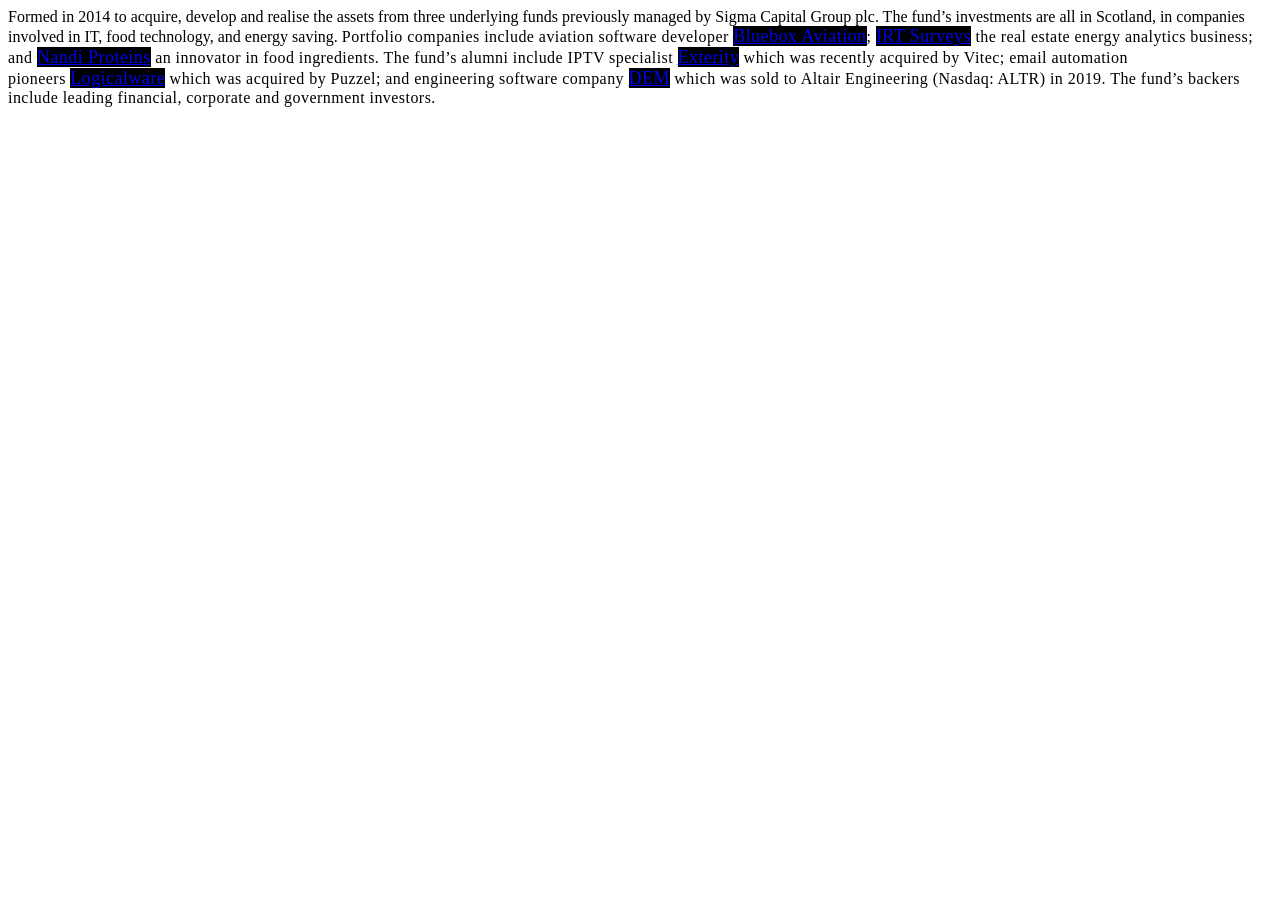
<file: ikemoto-blue/test.html>
<!DOCTYPE html>
<html lang="en">

<head>
    <meta charset="UTF-8">
    <meta name="viewport" content="width=device-width, initial-scale=1.0">
    <title>Document</title>
</head>

<body>
    Formed in 2014 to acquire, develop and realise the assets from three underlying funds previously managed by Sigma Capital Group plc. The fund’s investments are all in Scotland, in companies
    involved in IT, food technology, and energy saving. <span style="letter-spacing: 0.45px;">Portfolio companies include aviation software developer </span><a
        style="font-family: Roboto; font-size: 18px; font-weight: 400; letter-spacing: 0.45px; background-color: #000000;" href="http://www.blueboxaviation.com/" target="_blank" rel="noopener">Bluebox
        Aviation</a><span style="letter-spacing: 0.45px;">; </span><a style="font-family: Roboto; font-size: 18px; font-weight: 400; letter-spacing: 0.45px; background-color: #000000;"
        href="http://www.irtsurveys.co.uk/" target="_blank" rel="noopener">IRT Surveys</a><span style="letter-spacing: 0.45px;"> the real estate </span><span style="letter-spacing: 0.45px;">energy
        analytics business; and </span><a style="font-family: Roboto; font-size: 18px; font-weight: 400; letter-spacing: 0.45px; background-color: #000000;" href="http://www.nandiproteins.com/"
        target="_blank" rel="noopener">Nandi Proteins</a><span style="letter-spacing: 0.45px;"> an innovator in food ingredients. </span><span style="letter-spacing: 0.45px;">The fund’s alumni include
        IPTV specialist </span><a style="font-family: Roboto; font-size: 18px; font-weight: 400; letter-spacing: 0.45px; background-color: #000000;" href="http://www.exterity.com/" target="_blank"
        rel="noopener">Exterity</a><span style="letter-spacing: 0.45px;"> which was recently acquired by Vitec; email automation pioneers </span><a
        style="font-family: Roboto; font-size: 18px; font-weight: 400; letter-spacing: 0.45px; background-color: #000000;" href="http://www.logicalware.com/" target="_blank"
        rel="noopener">Logicalware</a><span style="letter-spacing: 0.45px;"> which was acquired by Puzzel; and engineering software company </span><a
        style="font-family: Roboto; font-size: 18px; font-weight: 400; letter-spacing: 0.45px; background-color: #000000;" href="http://www.dem-solutions.com/" target="_blank"
        rel="noopener">DEM</a><span style="letter-spacing: 0.45px;"> which was sold to Altair Engineering (Nasdaq: ALTR) in 2019. </span><span style="letter-spacing: 0.45px;">The fund’s backers
        include leading financial, corporate and government investors.</span>
</body>

</html>
</file>
